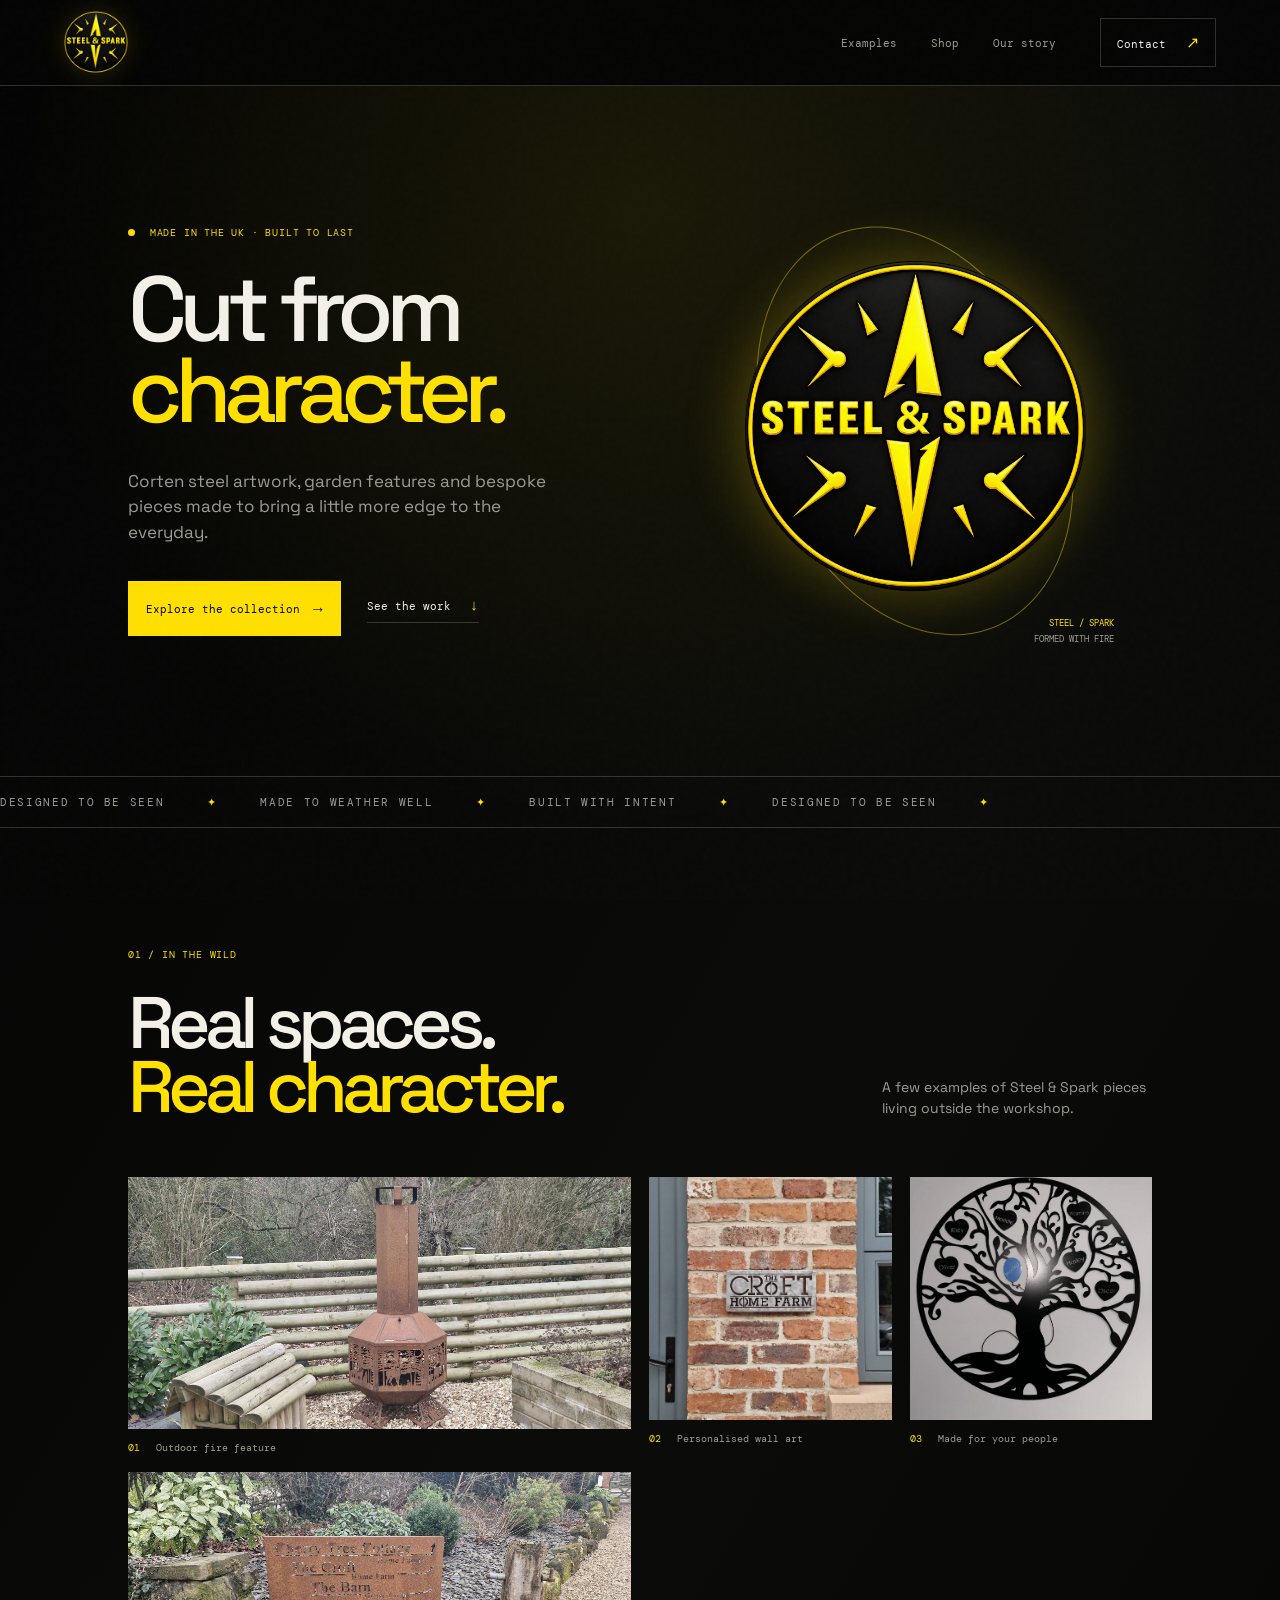
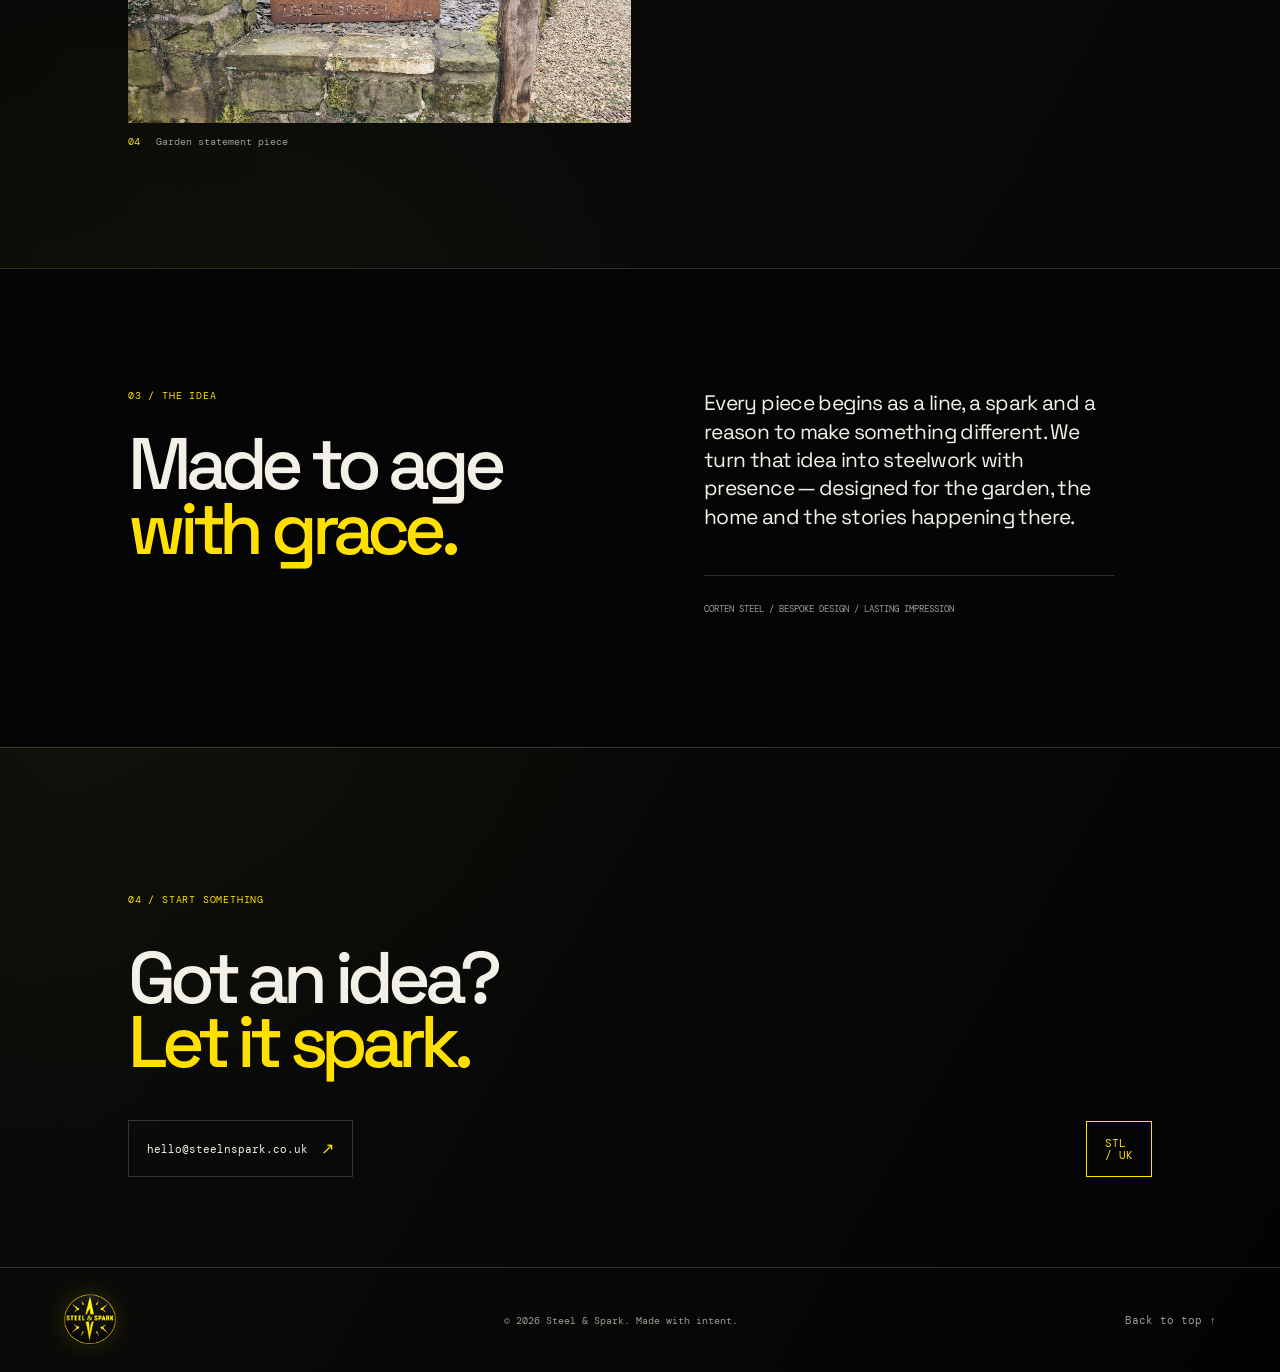
<file: index.html>
<!doctype html>
<html lang="en">
  <head>
    <meta charset="UTF-8" />
    <meta name="viewport" content="width=device-width, initial-scale=1.0" />
    <meta name="description" content="Steel & Spark creates distinctive corten steel pieces for homes, gardens and outdoor spaces." />
    <title>Steel & Spark | Cut from character</title>
    <link rel="preconnect" href="https://fonts.googleapis.com" />
    <link rel="preconnect" href="https://fonts.gstatic.com" crossorigin />
    <link href="https://fonts.googleapis.com/css2?family=DM+Mono:wght@400;500&family=Space+Grotesk:wght@400;500;600;700&display=swap" rel="stylesheet" />
    <link rel="stylesheet" href="styles.css" />
  </head>
  <body class="home-page">
    <header class="site-header">
      <a class="brand" href="#top" aria-label="Steel and Spark home"><img src="assets/logo.png" alt="Steel and Spark" /></a>
      <nav class="nav-links" aria-label="Main navigation"><a href="#examples">Examples</a><a href="collection.html">Shop</a><a href="#story">Our story</a></nav>
      <a class="header-cta" href="#contact">Contact <span>↗</span></a>
    </header>

    <main id="top">
      <section class="hero section-pad">
        <div class="hero-copy"><p class="eyebrow"><span class="status-dot"></span> Made in the UK · Built to last</p><h1>Cut from<br /><em>character.</em></h1><p class="hero-intro">Corten steel artwork, garden features and bespoke pieces made to bring a little more edge to the everyday.</p><div class="hero-actions"><a class="button button-primary" href="collection.html">Explore the collection <span>→</span></a><a class="text-link" href="#examples">See the work <span>↓</span></a></div></div>
        <div class="hero-art"><span class="hero-rays"></span><img src="assets/logo.png" alt="Steel and Spark logo" /><div class="hero-art-caption"><span>STEEL / SPARK</span><br />FORMED WITH FIRE</div></div>
      </section>

      <section class="ticker" aria-label="Brand principles"><div>DESIGNED TO BE SEEN <span>✦</span> MADE TO WEATHER WELL <span>✦</span> BUILT WITH INTENT <span>✦</span> DESIGNED TO BE SEEN <span>✦</span></div></section>

      <section id="examples" class="section-pad examples"><div class="section-heading"><div><p class="eyebrow">01 / In the wild</p><h2>Real spaces.<br /><em>Real character.</em></h2></div><p class="section-note">A few examples of Steel & Spark pieces living outside the workshop.</p></div><div class="example-grid"><figure class="example example-wide"><img src="assets/customer/026c299b-3aeb-48de-8815-3a5b6eba34d7.jpg" alt="Corten steel outdoor fire feature in a garden" /><figcaption><span>01</span> Outdoor fire feature</figcaption></figure><figure class="example"><img src="assets/customer/0ae943fb-eb02-43be-8a53-7d55ed035677.jpg" alt="Personalised metal tree of life wall art" /><figcaption><span>02</span> Personalised wall art</figcaption></figure><figure class="example"><img src="assets/customer/IMG_4410.PNG" alt="Personalised tree of life artwork with names" /><figcaption><span>03</span> Made for your people</figcaption></figure><figure class="example example-wide"><img src="assets/customer/7566afa7-26b8-4d73-96b7-845380578835.jpg" alt="Steel garden artwork installed outdoors" /><figcaption><span>04</span> Garden statement piece</figcaption></figure></div></section>

      <section id="shop" class="shop section-pad"><div class="section-heading"><div><p class="eyebrow">02 / The collection</p><h2>Choose your<br /><em>kind of bold.</em></h2></div><p class="section-note">Rendered previews sit here with each piece. Add checkout links when you are ready to connect Stripe.</p></div><div class="shop-tabs" role="tablist" aria-label="Product categories"><button class="shop-tab active" data-filter="all" role="tab" aria-selected="true">All pieces</button><button class="shop-tab" data-filter="fire" role="tab" aria-selected="false">Fire features</button><button class="shop-tab" data-filter="art" role="tab" aria-selected="false">Garden art</button></div><div class="product-grid"><article class="product-card" data-category="fire"><div class="product-image"><img src="assets/rendered/SS00002.JPG" alt="Rendered corten steel fire feature" /><span class="product-tag">Fire features</span></div><div class="product-meta"><div><p class="mono">SS / 00002</p><h3>Statement fire feature</h3></div><div class="product-price">Quote<br /><span>→</span></div></div><a class="product-link" href="mailto:hello@steelnspark.co.uk?subject=Statement%20fire%20feature">Enquire about this piece</a></article><article class="product-card" data-category="art"><div class="product-image"><img src="assets/rendered/SS00016.JPG" alt="Rendered personalised garden artwork" /><span class="product-tag">Garden art</span></div><div class="product-meta"><div><p class="mono">SS / 00016</p><h3>Tree of life panel</h3></div><div class="product-price">Quote<br /><span>→</span></div></div><a class="product-link" href="mailto:hello@steelnspark.co.uk?subject=Tree%20of%20life%20panel">Enquire about this piece</a></article><article class="product-card" data-category="art"><div class="product-image"><img src="assets/rendered/SS00017.JPG" alt="Rendered decorative steel garden panel" /><span class="product-tag">Garden art</span></div><div class="product-meta"><div><p class="mono">SS / 00017</p><h3>Decorative cut panel</h3></div><div class="product-price">Quote<br /><span>→</span></div></div><a class="product-link" href="mailto:hello@steelnspark.co.uk?subject=Decorative%20cut%20panel">Enquire about this piece</a></article><article class="product-card" data-category="fire"><div class="product-image"><img src="assets/rendered/SS00018.JPG" alt="Rendered steel fire basket" /><span class="product-tag">Fire features</span></div><div class="product-meta"><div><p class="mono">SS / 00018</p><h3>Cut steel fire basket</h3></div><div class="product-price">Quote<br /><span>→</span></div></div><a class="product-link" href="mailto:hello@steelnspark.co.uk?subject=Cut%20steel%20fire%20basket">Enquire about this piece</a></article><article class="product-card" data-category="art"><div class="product-image"><img src="assets/rendered/SS00019.JPG" alt="Rendered steel garden screen" /><span class="product-tag">Garden art</span></div><div class="product-meta"><div><p class="mono">SS / 00019</p><h3>Garden screen</h3></div><div class="product-price">Quote<br /><span>→</span></div></div><a class="product-link" href="mailto:hello@steelnspark.co.uk?subject=Garden%20screen">Enquire about this piece</a></article><article class="product-card" data-category="art"><div class="product-image"><img src="assets/rendered/SS00021.JPG" alt="Rendered bespoke steel artwork" /><span class="product-tag">Garden art</span></div><div class="product-meta"><div><p class="mono">SS / 00021</p><h3>Bespoke steel artwork</h3></div><div class="product-price">Quote<br /><span>→</span></div></div><a class="product-link" href="mailto:hello@steelnspark.co.uk?subject=Bespoke%20steel%20artwork">Enquire about this piece</a></article></div></section>

      <section id="story" class="story section-pad"><div><p class="eyebrow">03 / The idea</p><h2>Made to age<br /><em>with grace.</em></h2></div><div class="story-copy"><p>Every piece begins as a line, a spark and a reason to make something different. We turn that idea into steelwork with presence — designed for the garden, the home and the stories happening there.</p><div class="rule"></div><p class="mono">CORTEN STEEL / BESPOKE DESIGN / LASTING IMPRESSION</p></div></section>
      <section id="contact" class="contact section-pad"><div class="contact-inner"><p class="eyebrow">04 / Start something</p><h2>Got an idea?<br /><em>Let it spark.</em></h2><a class="button button-light" href="mailto:hello@steelnspark.co.uk">hello@steelnspark.co.uk <span>↗</span></a></div><div class="contact-stamp">STL<br />/ UK</div></section>
    </main>
    <footer class="site-footer"><a class="brand" href="#top"><img src="assets/logo.png" alt="Steel and Spark" /></a><p>© 2026 Steel & Spark. Made with intent.</p><a href="#top">Back to top ↑</a></footer>
    <script src="script.js"></script>
  </body>
</html>
</file>
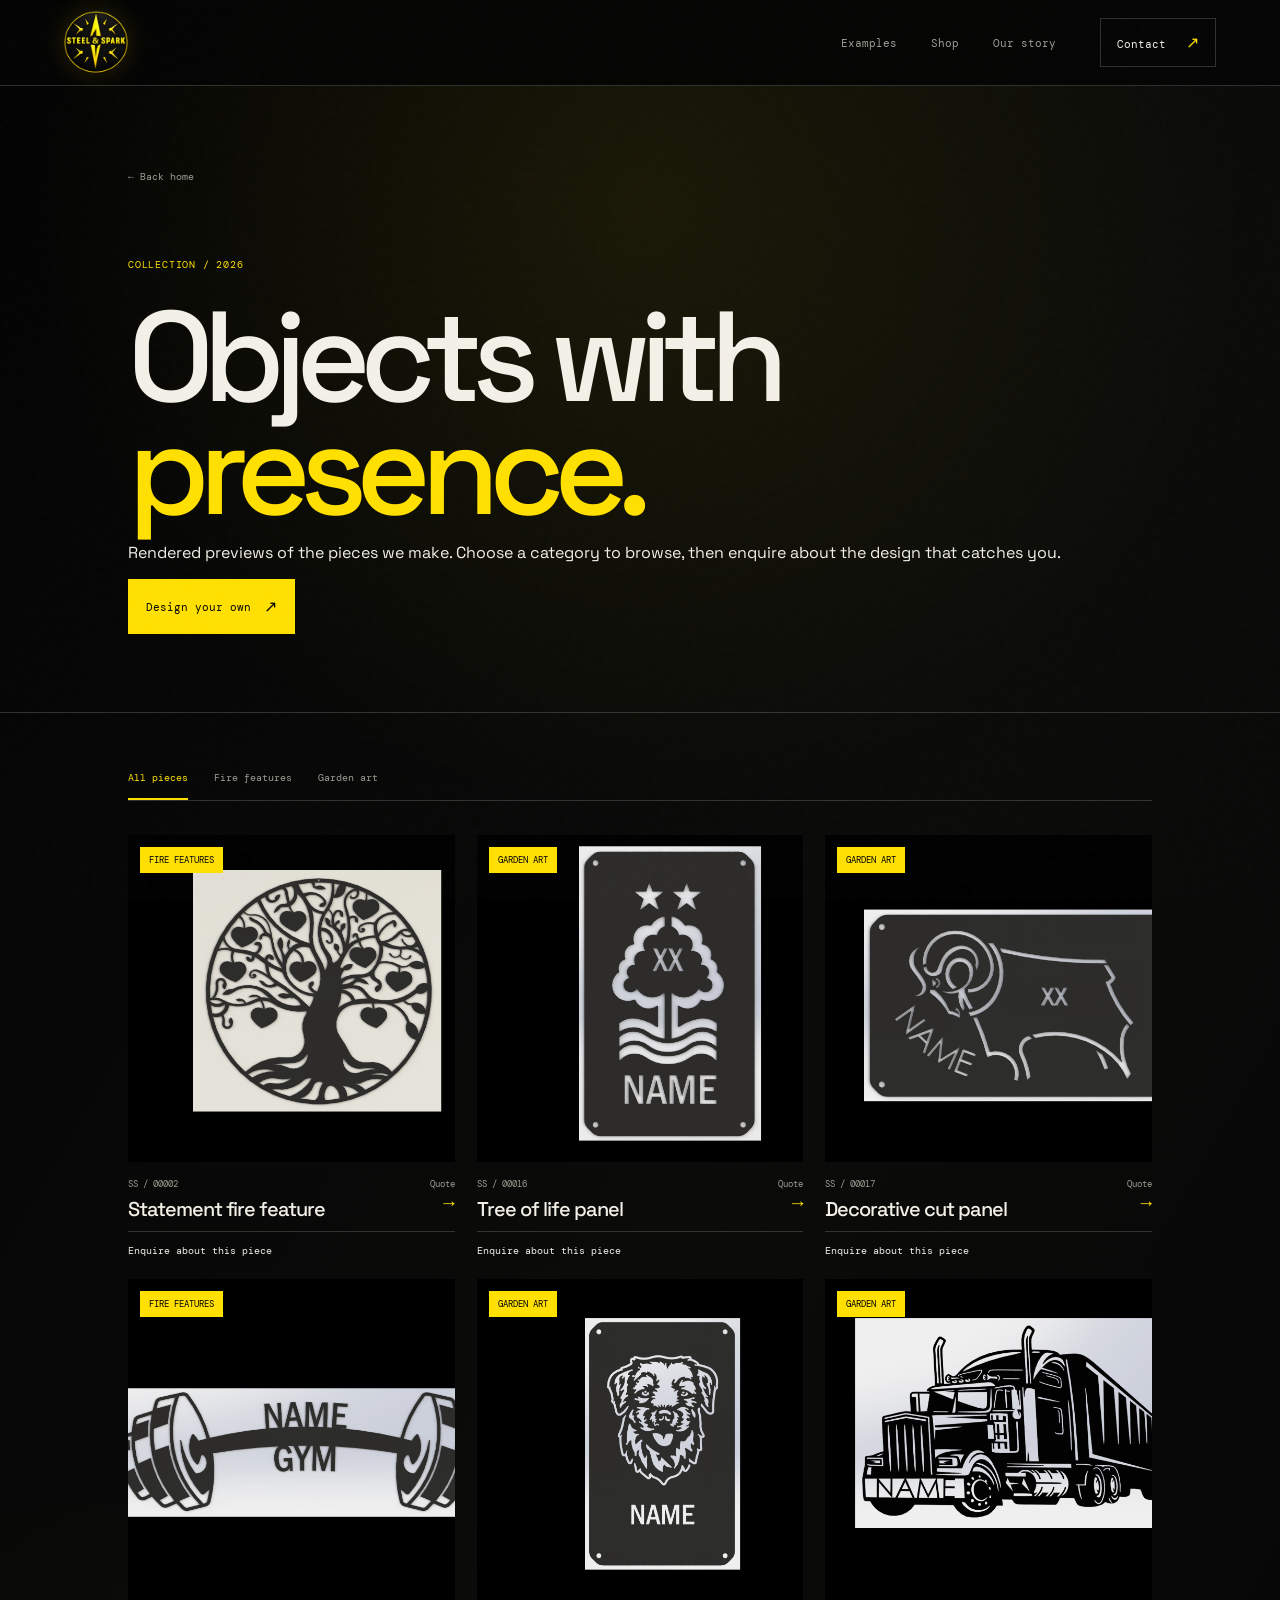
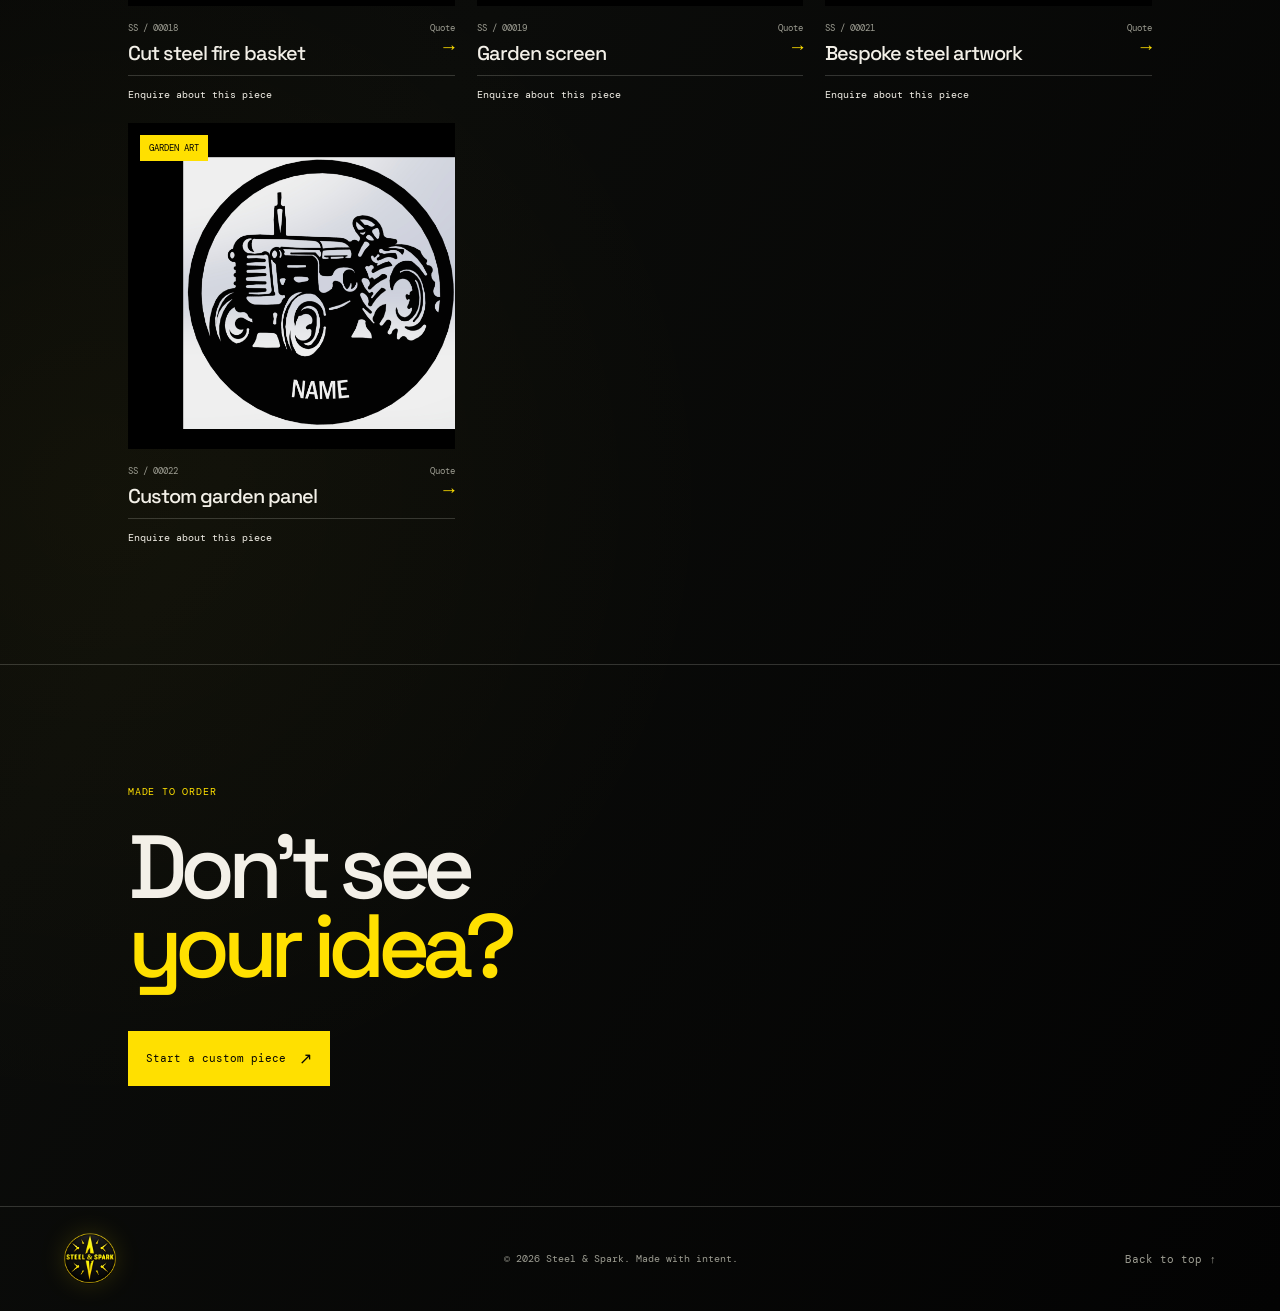
<file: collection.html>
<!doctype html>
<html lang="en">
  <head>
    <meta charset="UTF-8" />
    <meta name="viewport" content="width=device-width, initial-scale=1.0" />
    <meta name="description" content="Browse the Steel & Spark collection of corten steel artwork and garden features." />
    <title>Collection | Steel & Spark</title>
    <link rel="preconnect" href="https://fonts.googleapis.com" />
    <link rel="preconnect" href="https://fonts.gstatic.com" crossorigin />
    <link href="https://fonts.googleapis.com/css2?family=DM+Mono:wght@400;500&family=Space+Grotesk:wght@400;500;600;700&display=swap" rel="stylesheet" />
    <link rel="stylesheet" href="styles.css" />
  </head>
  <body class="catalogue-page">
    <header class="site-header"><a class="brand" href="index.html" aria-label="Steel and Spark home"><img src="assets/logo.png" alt="Steel and Spark" /></a><nav class="nav-links" aria-label="Main navigation"><a href="index.html#examples">Examples</a><a href="collection.html" aria-current="page">Shop</a><a href="index.html#story">Our story</a></nav><a class="header-cta" href="index.html#contact">Contact <span>↗</span></a></header>
    <main>
      <section class="catalogue-intro section-pad"><a class="back-link" href="index.html">← Back home</a><p class="eyebrow">Collection / 2026</p><h1>Objects with<br /><em>presence.</em></h1><p>Rendered previews of the pieces we make. Choose a category to browse, then enquire about the design that catches you.</p><a class="button button-primary catalogue-designer-link" href="designer.html">Design your own <span>↗</span></a></section>
      <section class="catalogue-products section-pad"><div class="shop-tabs" role="tablist" aria-label="Product categories"><button class="shop-tab active" data-filter="all" role="tab" aria-selected="true">All pieces</button><button class="shop-tab" data-filter="fire" role="tab" aria-selected="false">Fire features</button><button class="shop-tab" data-filter="art" role="tab" aria-selected="false">Garden art</button></div><div class="product-grid"><article class="product-card" data-category="fire"><div class="product-image"><img src="assets/rendered/SS00002.JPG" alt="Rendered corten steel fire feature" /><span class="product-tag">Fire features</span></div><div class="product-meta"><div><p class="mono">SS / 00002</p><h2>Statement fire feature</h2></div><div class="product-price">Quote<br /><span>→</span></div></div><a class="product-link" href="mailto:hello@steelnspark.co.uk?subject=Statement%20fire%20feature">Enquire about this piece</a></article><article class="product-card" data-category="art"><div class="product-image"><img src="assets/rendered/SS00016.JPG" alt="Rendered personalised garden artwork" /><span class="product-tag">Garden art</span></div><div class="product-meta"><div><p class="mono">SS / 00016</p><h2>Tree of life panel</h2></div><div class="product-price">Quote<br /><span>→</span></div></div><a class="product-link" href="mailto:hello@steelnspark.co.uk?subject=Tree%20of%20life%20panel">Enquire about this piece</a></article><article class="product-card" data-category="art"><div class="product-image"><img src="assets/rendered/SS00017.JPG" alt="Rendered decorative steel garden panel" /><span class="product-tag">Garden art</span></div><div class="product-meta"><div><p class="mono">SS / 00017</p><h2>Decorative cut panel</h2></div><div class="product-price">Quote<br /><span>→</span></div></div><a class="product-link" href="mailto:hello@steelnspark.co.uk?subject=Decorative%20cut%20panel">Enquire about this piece</a></article><article class="product-card" data-category="fire"><div class="product-image"><img src="assets/rendered/SS00018.JPG" alt="Rendered steel fire basket" /><span class="product-tag">Fire features</span></div><div class="product-meta"><div><p class="mono">SS / 00018</p><h2>Cut steel fire basket</h2></div><div class="product-price">Quote<br /><span>→</span></div></div><a class="product-link" href="mailto:hello@steelnspark.co.uk?subject=Cut%20steel%20fire%20basket">Enquire about this piece</a></article><article class="product-card" data-category="art"><div class="product-image"><img src="assets/rendered/SS00019.JPG" alt="Rendered steel garden screen" /><span class="product-tag">Garden art</span></div><div class="product-meta"><div><p class="mono">SS / 00019</p><h2>Garden screen</h2></div><div class="product-price">Quote<br /><span>→</span></div></div><a class="product-link" href="mailto:hello@steelnspark.co.uk?subject=Garden%20screen">Enquire about this piece</a></article><article class="product-card" data-category="art"><div class="product-image"><img src="assets/rendered/SS00021.JPG" alt="Rendered bespoke steel artwork" /><span class="product-tag">Garden art</span></div><div class="product-meta"><div><p class="mono">SS / 00021</p><h2>Bespoke steel artwork</h2></div><div class="product-price">Quote<br /><span>→</span></div></div><a class="product-link" href="mailto:hello@steelnspark.co.uk?subject=Bespoke%20steel%20artwork">Enquire about this piece</a></article><article class="product-card" data-category="art"><div class="product-image"><img src="assets/rendered/SS00022.JPG" alt="Rendered bespoke corten steel artwork" /><span class="product-tag">Garden art</span></div><div class="product-meta"><div><p class="mono">SS / 00022</p><h2>Custom garden panel</h2></div><div class="product-price">Quote<br /><span>→</span></div></div><a class="product-link" href="mailto:hello@steelnspark.co.uk?subject=Custom%20garden%20panel">Enquire about this piece</a></article></div></section>
      <section class="catalogue-note section-pad"><p class="eyebrow">Made to order</p><h2>Don’t see<br /><em>your idea?</em></h2><a class="button button-primary" href="index.html#contact">Start a custom piece <span>↗</span></a></section>
    </main>
    <footer class="site-footer"><a class="brand" href="index.html"><img src="assets/logo.png" alt="Steel and Spark" /></a><p>© 2026 Steel & Spark. Made with intent.</p><a href="#top">Back to top ↑</a></footer>
    <script src="script.js"></script>
  </body>
</html>
</file>
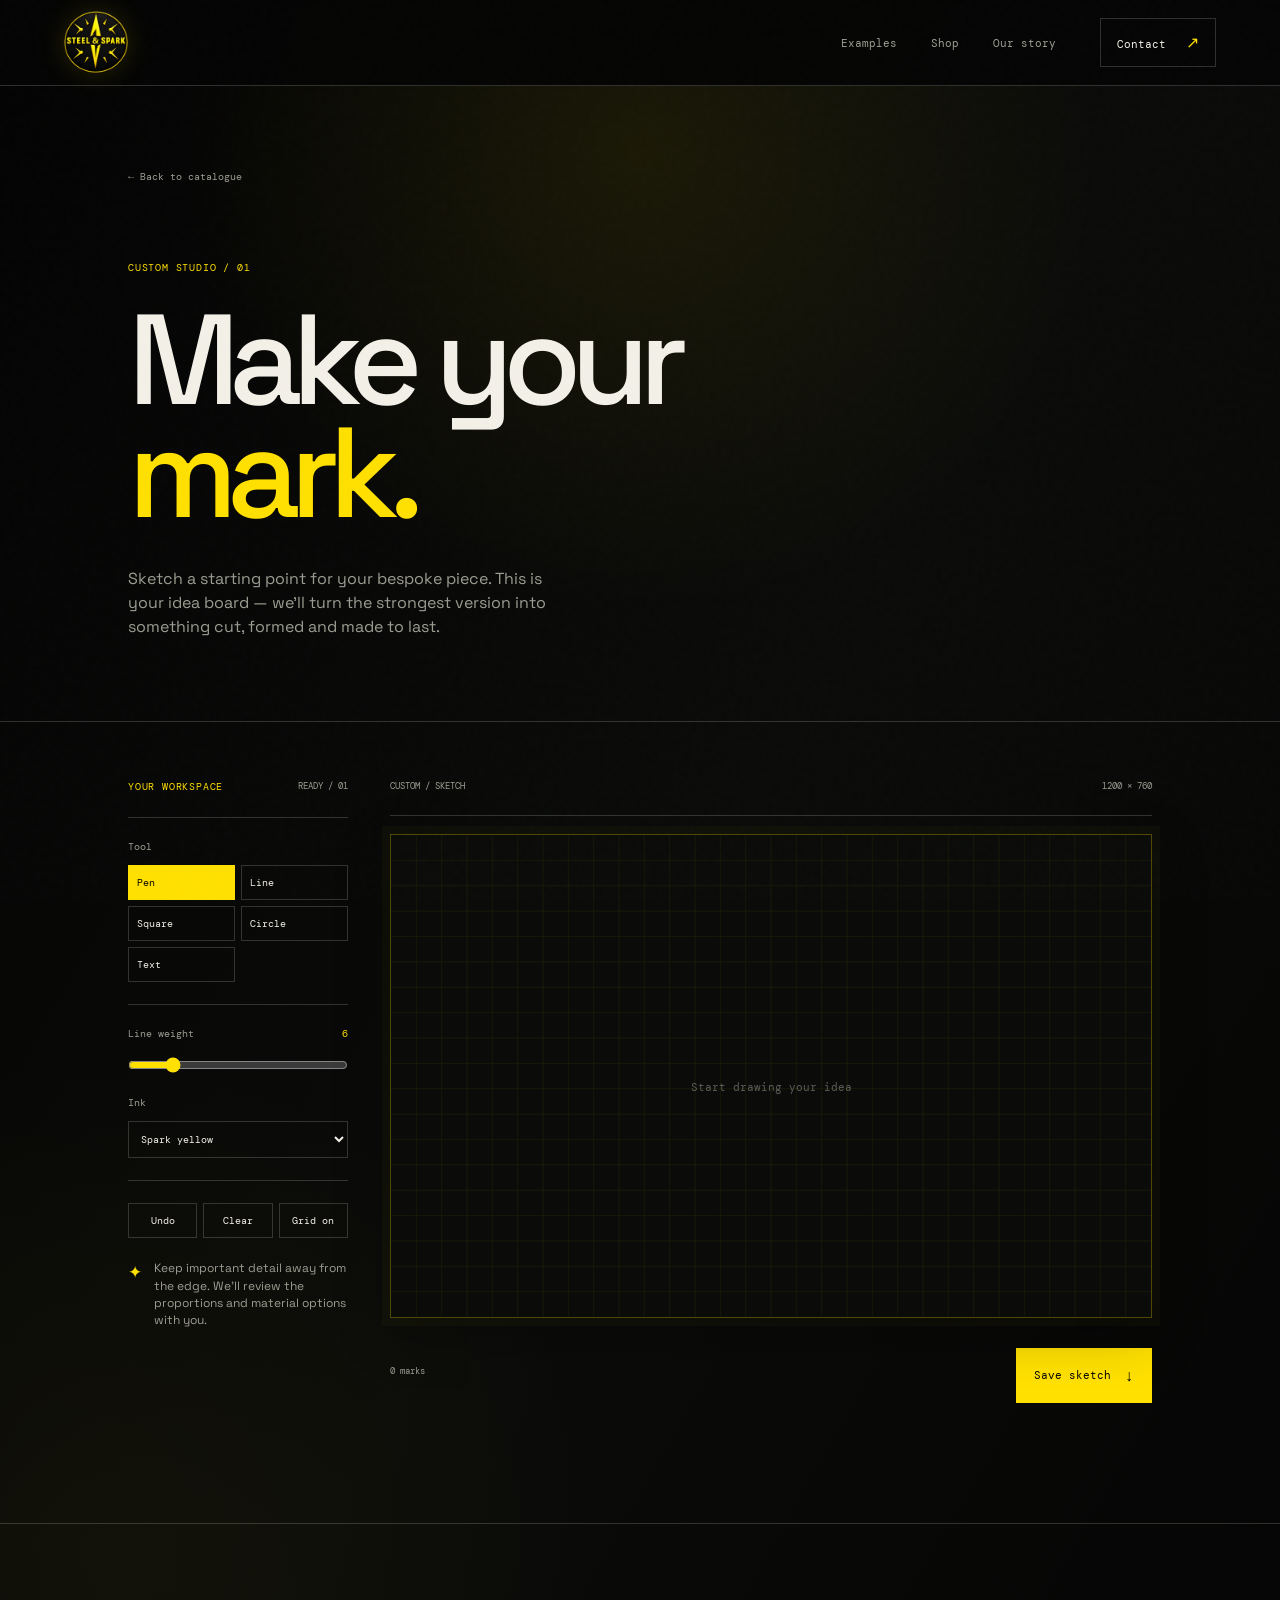
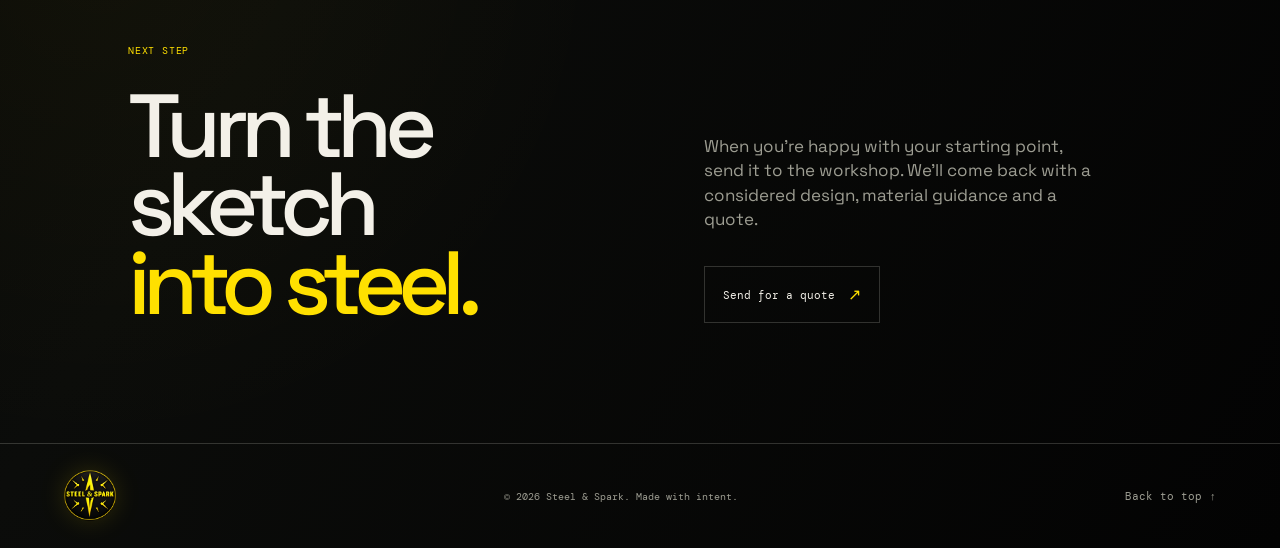
<file: designer.html>
<!doctype html>
<html lang="en">
  <head>
    <meta charset="UTF-8" />
    <meta name="viewport" content="width=device-width, initial-scale=1.0" />
    <meta name="description" content="Sketch a bespoke Steel & Spark piece." />
    <title>Design your own | Steel & Spark</title>
    <link rel="preconnect" href="https://fonts.googleapis.com" />
    <link rel="preconnect" href="https://fonts.gstatic.com" crossorigin />
    <link href="https://fonts.googleapis.com/css2?family=DM+Mono:wght@400;500&family=Space+Grotesk:wght@400;500;600;700&display=swap" rel="stylesheet" />
    <link rel="stylesheet" href="styles.css" />
    <link rel="stylesheet" href="designer.css" />
  </head>
  <body>
    <header class="site-header"><a class="brand" href="index.html" aria-label="Steel and Spark home"><img src="assets/logo.png" alt="Steel and Spark" /></a><nav class="nav-links" aria-label="Main navigation"><a href="index.html#examples">Examples</a><a href="collection.html">Shop</a><a href="index.html#story">Our story</a></nav><a class="header-cta" href="index.html#contact">Contact <span>↗</span></a></header>
    <main>
      <section class="designer-intro section-pad"><a class="back-link" href="collection.html">← Back to catalogue</a><p class="eyebrow">Custom studio / 01</p><h1>Make your<br /><em>mark.</em></h1><p>Sketch a starting point for your bespoke piece. This is your idea board — we’ll turn the strongest version into something cut, formed and made to last.</p></section>
      <section class="designer-workbench section-pad">
        <div class="tool-panel">
          <div class="tool-heading"><p class="eyebrow">Your workspace</p><span class="mono" id="design-status">READY / 01</span></div>
          <div class="tool-group"><span class="tool-label">Tool</span><div class="tool-buttons"><button class="tool-button active" data-tool="pen" type="button">Pen</button><button class="tool-button" data-tool="line" type="button">Line</button><button class="tool-button" data-tool="rect" type="button">Square</button><button class="tool-button" data-tool="circle" type="button">Circle</button><button class="tool-button" data-tool="text" type="button">Text</button></div></div>
          <div class="tool-group tool-controls"><label for="stroke-width">Line weight <output id="stroke-value">6</output></label><input id="stroke-width" type="range" min="2" max="24" value="6" /><label for="ink-colour">Ink</label><select id="ink-colour"><option value="#ffe000">Spark yellow</option><option value="#f3f0e8">Warm white</option><option value="#b56d45">Corten rust</option></select></div>
          <div class="tool-actions"><button id="undo-button" type="button">Undo</button><button id="clear-button" type="button">Clear</button><button id="grid-button" type="button" aria-pressed="true">Grid on</button></div>
          <div class="tool-note"><span>✦</span><p>Keep important detail away from the edge. We’ll review the proportions and material options with you.</p></div>
        </div>
        <div class="canvas-wrap"><div class="canvas-topline"><span class="mono">CUSTOM / SKETCH</span><span class="mono">1200 × 760</span></div><div class="canvas-frame"><canvas id="design-canvas" width="1200" height="760" aria-label="Custom design sketch canvas"></canvas><p class="canvas-empty" id="canvas-empty">Start drawing your idea</p></div><div class="canvas-footer"><span class="mono" id="object-count">0 marks</span><button class="button button-primary" id="export-button" type="button">Save sketch <span>↓</span></button></div></div>
      </section>
      <section class="designer-next section-pad"><div><p class="eyebrow">Next step</p><h2>Turn the sketch<br /><em>into steel.</em></h2></div><div><p>When you’re happy with your starting point, send it to the workshop. We’ll come back with a considered design, material guidance and a quote.</p><a class="button button-light" id="quote-button" href="mailto:hello@steelnspark.co.uk?subject=My%20Steel%20%26%20Spark%20sketch">Send for a quote <span>↗</span></a></div></section>
    </main>
    <footer class="site-footer"><a class="brand" href="index.html"><img src="assets/logo.png" alt="Steel and Spark" /></a><p>© 2026 Steel & Spark. Made with intent.</p><a href="designer.html">Back to top ↑</a></footer>
    <script src="designer.js"></script>
  </body>
</html>
</file>
<file: styles.css>
:root {
  --ink: #050505;
  --panel: #10110e;
  --paper: #f3f0e8;
  --muted: #9d9d92;
  --yellow: #ffe000;
  --line: rgba(243, 240, 232, .18);
  --mono: "DM Mono", monospace;
  --sans: "Space Grotesk", sans-serif;
}

* { box-sizing: border-box; }
html { scroll-behavior: smooth; }
body { background: radial-gradient(circle at 50% 7%, rgba(255, 224, 0, .08), transparent 22%), radial-gradient(circle at 8% 72%, rgba(255, 224, 0, .035), transparent 26%), linear-gradient(120deg, #030303 0%, #0b0c0a 48%, #030303 100%); color: var(--paper); font-family: var(--sans); margin: 0; overflow-x: hidden; position: relative; }
body::before { background-image: url("data:image/svg+xml,%3Csvg viewBox='0 0 180 180' xmlns='http://www.w3.org/2000/svg'%3E%3Cfilter id='grain'%3E%3CfeTurbulence type='fractalNoise' baseFrequency='.8' numOctaves='3' stitchTiles='stitch'/%3E%3C/filter%3E%3Crect width='100%25' height='100%25' filter='url(%23grain)' opacity='.3'/%3E%3C/svg%3E"); content: ""; inset: 0; opacity: .055; pointer-events: none; position: fixed; z-index: 5; }
a { color: inherit; }
.site-header { align-items: center; background: rgba(5, 5, 5, .94); border-bottom: 1px solid var(--line); display: flex; height: 86px; justify-content: space-between; padding: 0 5vw; position: relative; z-index: 3; }
.brand { align-items: center; display: flex; flex: 0 0 auto; }
.brand img { display: block; filter: drop-shadow(0 0 12px rgba(255, 224, 0, .14)); height: 64px; object-fit: contain; width: 64px; }
.nav-links { display: flex; gap: 34px; margin-left: auto; margin-right: 44px; }
.nav-links a, .header-cta, .text-link, .site-footer a { font-family: var(--mono); font-size: 11px; text-decoration: none; }
.nav-links a, .site-footer a { color: var(--muted); transition: color .2s; }
.nav-links a:hover, .site-footer a:hover { color: var(--yellow); }
.header-cta { border: 1px solid var(--line); padding: 13px 16px; }
.header-cta span, .button span { color: var(--yellow); font-size: 16px; margin-left: 13px; }
.section-pad { padding-left: 10vw; padding-right: 10vw; }
.hero { align-items: center; display: grid; gap: 6vw; grid-template-columns: minmax(0, 1fr) minmax(0, 1fr); min-height: 690px; padding-bottom: 80px; padding-top: 80px; }
.eyebrow { color: var(--yellow); font-family: var(--mono); font-size: 10px; letter-spacing: .08em; margin: 0 0 30px; text-transform: uppercase; }
.status-dot { background: var(--yellow); border-radius: 50%; display: inline-block; height: 7px; margin-right: 8px; width: 7px; }
h1, h2 { font-size: clamp(54px, 7.2vw, 106px); font-weight: 500; letter-spacing: -.085em; line-height: .88; margin: 0; }
h1 em, h2 em { color: var(--yellow); font-style: normal; }
.hero-intro { color: var(--muted); font-size: 17px; line-height: 1.5; margin: 38px 0 36px; max-width: 420px; }
.hero-actions { align-items: center; display: flex; flex-wrap: wrap; gap: 26px; }
.button { align-items: center; display: inline-flex; font-family: var(--mono); font-size: 11px; padding: 17px 18px; text-decoration: none; }
.button-primary { background: var(--yellow); color: var(--ink); }
.button-primary span { color: var(--ink); }
.text-link { border-bottom: 1px solid var(--line); padding-bottom: 7px; }
.text-link span { color: var(--yellow); font-size: 15px; margin-left: 12px; }
.hero-art { align-items: center; background: radial-gradient(circle, rgba(255, 224, 0, .16), transparent 48%); display: flex; justify-content: center; min-height: 480px; position: relative; }
.hero-art::before { border: 1px solid rgba(255, 224, 0, .42); border-radius: 50%; content: ""; height: 88%; position: absolute; transform: rotate(-22deg); width: 62%; }
.hero-rays { background: repeating-conic-gradient(from 0deg, rgba(255, 224, 0, .5) 0deg 1deg, transparent 1deg 20deg); height: min(480px, 90%); mask: radial-gradient(circle, transparent 0 43%, #000 44% 46%, transparent 47%); position: absolute; width: min(480px, 90%); }
.hero-art img { filter: drop-shadow(0 0 28px rgba(255, 224, 0, .28)); max-width: min(350px, 72%); position: relative; z-index: 1; }
.hero-art-caption { bottom: 5%; color: var(--muted); font-family: var(--mono); font-size: 9px; line-height: 1.7; position: absolute; right: 8%; text-align: right; }
.hero-art-caption span { color: var(--yellow); }
.ticker { border-bottom: 1px solid var(--line); border-top: 1px solid var(--line); color: var(--muted); font-family: var(--mono); font-size: 11px; letter-spacing: .15em; overflow: hidden; padding: 18px 0; white-space: nowrap; }
.ticker div { animation: marquee 28s linear infinite; }
.ticker span { color: var(--yellow); margin: 0 34px; }
@keyframes marquee { to { transform: translateX(-30%); } }
.examples, .shop { padding-bottom: 120px; padding-top: 120px; }
.section-heading { align-items: end; display: flex; justify-content: space-between; margin-bottom: 58px; }
.section-heading h2, .story h2, .contact h2 { font-size: clamp(46px, 5.7vw, 78px); }
.section-note { color: var(--muted); font-size: 14px; line-height: 1.5; margin: 0; max-width: 270px; }
.example-grid { display: grid; gap: 18px; grid-template-columns: repeat(4, 1fr); }
.example { margin: 0; min-width: 0; }
.example-wide { grid-column: span 2; }
.example img { aspect-ratio: 1 / 1; display: block; filter: saturate(.78); object-fit: cover; transition: filter .3s, transform .3s; width: 100%; }
.example-wide img { aspect-ratio: 2 / 1; }
.example:hover img { filter: saturate(1); transform: scale(.99); }
.example figcaption { color: var(--muted); font-family: var(--mono); font-size: 10px; padding-top: 12px; }
.example figcaption span { color: var(--yellow); margin-right: 10px; }
.shop { background: var(--panel); }
.shop-tabs { border-bottom: 1px solid var(--line); display: flex; gap: 26px; margin-bottom: 34px; }
.shop-tab { background: none; border: 0; border-bottom: 2px solid transparent; color: var(--muted); cursor: pointer; font-family: var(--mono); font-size: 10px; padding: 0 0 14px; }
.shop-tab.active, .shop-tab:hover { border-color: var(--yellow); color: var(--yellow); }
.product-grid { display: grid; gap: 22px; grid-template-columns: repeat(3, 1fr); }
.product-card { min-width: 0; }
.product-card[hidden] { display: none; }
.product-image { background: #24251f; position: relative; }
.product-image img { aspect-ratio: 1 / 1; display: block; object-fit: cover; width: 100%; }
.product-tag { background: var(--yellow); color: var(--ink); font-family: var(--mono); font-size: 9px; left: 12px; padding: 7px 9px; position: absolute; text-transform: uppercase; top: 12px; }
.product-meta { align-items: start; display: flex; justify-content: space-between; padding: 16px 0 12px; }
.mono { color: var(--muted); font-family: var(--mono); font-size: 9px; margin: 0 0 9px; }
.product-meta h3 { font-size: 20px; font-weight: 500; letter-spacing: -.05em; margin: 0; }
.product-price { color: var(--muted); font-family: var(--mono); font-size: 9px; text-align: right; }
.product-price span { color: var(--yellow); font-size: 19px; }
.product-link { border-top: 1px solid var(--line); display: block; font-family: var(--mono); font-size: 10px; padding-top: 12px; text-decoration: none; }
.product-link:hover { color: var(--yellow); }
.home-page #shop { display: none; }
.story { background: var(--ink); border-top: 1px solid var(--line); display: grid; gap: 10vw; grid-template-columns: 1fr 1fr; padding-bottom: 120px; padding-top: 120px; }
.story-copy { align-self: end; max-width: 410px; }
.story-copy > p:first-child { font-size: 21px; letter-spacing: -.03em; line-height: 1.35; margin: 0 0 44px; }
.story-copy .mono { line-height: 2; }
.rule { border-top: 1px solid var(--line); margin-bottom: 24px; }
.contact { align-items: end; border-top: 1px solid var(--line); display: flex; justify-content: space-between; min-height: 520px; padding-bottom: 90px; padding-top: 110px; }
.contact-inner .eyebrow { margin-bottom: 40px; }
.contact h2 { margin-bottom: 46px; }
.button-light { border: 1px solid var(--line); }
.contact-stamp { border: 1px solid var(--yellow); color: var(--yellow); font-family: var(--mono); font-size: 11px; line-height: 1.1; padding: 15px 18px; }
.site-footer { align-items: center; border-top: 1px solid var(--line); display: flex; justify-content: space-between; padding: 26px 5vw; }
.site-footer .brand img { height: 52px; width: 52px; }
.site-footer p { color: var(--muted); font-family: var(--mono); font-size: 10px; }
@media (max-width: 760px) {
  .site-header { height: 76px; padding: 0 7vw; }
  .brand img { height: 58px; width: 58px; }
  .nav-links { gap: 15px; margin-right: 18px; }
  .nav-links a { font-size: 9px; }
  .header-cta { font-size: 9px; padding: 10px; }
  .section-pad { padding-left: 7vw; padding-right: 7vw; }
  .hero { display: block; min-height: 0; padding-bottom: 70px; padding-top: 72px; }
  .hero h1 { font-size: 64px; }
  .hero-art { margin-top: 50px; min-height: 360px; }
  .examples, .shop { padding-bottom: 82px; padding-top: 82px; }
  .section-heading { align-items: start; display: block; margin-bottom: 42px; }
  .section-note { margin-top: 24px; }
  .example-grid { grid-template-columns: repeat(2, 1fr); }
  .example-wide { grid-column: span 2; }
  .product-grid { grid-template-columns: repeat(2, 1fr); }
  .story { display: block; padding-bottom: 82px; padding-top: 82px; }
  .story-copy { margin-top: 54px; }
  .contact { align-items: start; display: block; min-height: 490px; padding-bottom: 70px; padding-top: 82px; }
  .contact-stamp { display: inline-block; margin-top: 70px; }
  .site-footer { align-items: start; display: grid; gap: 17px; }
  .site-footer p { order: 3; }
}
@media (max-width: 480px) {
  .nav-links { display: none; }
  .header-cta { margin-left: auto; }
  .hero h1 { font-size: 56px; }
  .hero-actions { align-items: start; flex-direction: column; }
  .example-grid, .product-grid { grid-template-columns: 1fr; }
  .example-wide { grid-column: auto; }
  .example img, .example-wide img { aspect-ratio: 4 / 3; }
  .shop-tabs { gap: 17px; overflow-x: auto; }
  .shop-tab { white-space: nowrap; }
}

.catalogue-intro { border-bottom: 1px solid var(--line); padding-bottom: 78px; padding-top: 78px; }
.back-link { color: var(--muted); display: inline-block; font-family: var(--mono); font-size: 10px; margin-bottom: 75px; text-decoration: none; }
.back-link:hover { color: var(--yellow); }
.catalogue-intro h1 { font-size: clamp(64px, 10vw, 136px); }
.catalogue-intro > p:last-child { color: var(--muted); font-size: 16px; line-height: 1.5; margin: 38px 0 0; max-width: 430px; }
.catalogue-products { padding-bottom: 120px; padding-top: 58px; }
.catalogue-products .product-grid { grid-template-columns: repeat(3, 1fr); }
.catalogue-products .product-meta h2 { font-size: 20px; font-weight: 500; letter-spacing: -.05em; line-height: 1; }
.catalogue-note { border-top: 1px solid var(--line); padding-bottom: 120px; padding-top: 120px; }
.catalogue-note h2 { font-size: clamp(54px, 7vw, 96px); margin-bottom: 45px; }
@media (max-width: 760px) { .catalogue-intro { padding-bottom: 62px; padding-top: 62px; } .back-link { margin-bottom: 55px; } .catalogue-products .product-grid { grid-template-columns: repeat(2, 1fr); } }
@media (max-width: 480px) { .catalogue-products .product-grid { grid-template-columns: 1fr; } }
</file>
<file: designer.css>
.designer-intro{border-bottom:1px solid var(--line);padding-bottom:82px;padding-top:78px}.designer-intro .back-link{margin-bottom:78px}.designer-intro h1{font-size:clamp(64px,10vw,136px)}.designer-intro>p:not(.eyebrow){color:var(--muted);font-size:16px;line-height:1.5;margin:38px 0 0;max-width:430px}.designer-workbench{display:grid;gap:42px;grid-template-columns:220px minmax(0,1fr);padding-bottom:120px;padding-top:58px}.tool-panel{align-self:start}.tool-heading{align-items:start;border-bottom:1px solid var(--line);display:flex;justify-content:space-between;padding-bottom:16px}.tool-heading .eyebrow{margin:0}.tool-group{border-bottom:1px solid var(--line);padding:22px 0}.tool-label,.tool-controls label{color:var(--muted);display:block;font-family:var(--mono);font-size:10px;margin-bottom:12px}.tool-buttons{display:grid;gap:6px;grid-template-columns:1fr 1fr}.tool-button,.tool-actions button,.tool-controls select{background:transparent;border:1px solid var(--line);color:var(--paper);cursor:pointer;font-family:var(--mono);font-size:10px;padding:10px 8px;text-align:left}.tool-button.active,.tool-button:hover,.tool-actions button:hover{background:var(--yellow);border-color:var(--yellow);color:var(--ink)}.tool-controls output{color:var(--yellow);float:right}.tool-controls input{accent-color:var(--yellow);display:block;margin:17px 0 23px;width:100%}.tool-controls select{appearance:auto;width:100%}.tool-actions{display:grid;gap:6px;grid-template-columns:repeat(3,1fr);padding:22px 0}.tool-actions button{text-align:center}.tool-note{align-items:start;color:var(--muted);display:flex;font-size:12px;gap:12px;line-height:1.45}.tool-note span{color:var(--yellow);font-size:17px}.tool-note p{margin:0}.canvas-wrap{min-width:0}.canvas-topline,.canvas-footer{align-items:center;display:flex;justify-content:space-between}.canvas-topline{border-bottom:1px solid var(--line);padding:0 0 14px}.canvas-frame{background:#0b0c0a;border:1px solid rgba(255,224,0,.28);box-shadow:0 0 0 8px rgba(255,224,0,.025),0 14px 50px rgba(0,0,0,.28);margin:18px 0;position:relative}.canvas-frame canvas{cursor:crosshair;display:block;height:auto;max-width:100%;touch-action:none;width:100%}.canvas-empty{color:rgba(243,240,232,.35);font-family:var(--mono);font-size:11px;left:50%;pointer-events:none;position:absolute;top:50%;transform:translate(-50%,-50%)}.canvas-empty.is-hidden{display:none}.canvas-footer{padding-top:12px}.canvas-footer .button{border:0;cursor:pointer}.designer-next{border-top:1px solid var(--line);display:grid;gap:10vw;grid-template-columns:1fr 1fr;padding-bottom:120px;padding-top:120px}.designer-next h2{font-size:clamp(54px,7vw,96px)}.designer-next>div:last-child{align-self:end;max-width:390px}.designer-next>div:last-child>p{color:var(--muted);font-size:17px;line-height:1.45;margin:0 0 34px}@media(max-width:760px){.designer-intro{padding-bottom:62px;padding-top:62px}.designer-intro .back-link{margin-bottom:55px}.designer-workbench{display:block;padding-bottom:82px;padding-top:40px}.tool-panel{margin-bottom:42px}.designer-next{display:block;padding-bottom:82px;padding-top:82px}.designer-next>div:last-child{margin-top:54px}}@media(max-width:480px){.tool-buttons{grid-template-columns:repeat(2,1fr)}.canvas-footer{align-items:start;gap:14px;flex-direction:column}.canvas-footer .button{width:100%;justify-content:center}}
</file>
